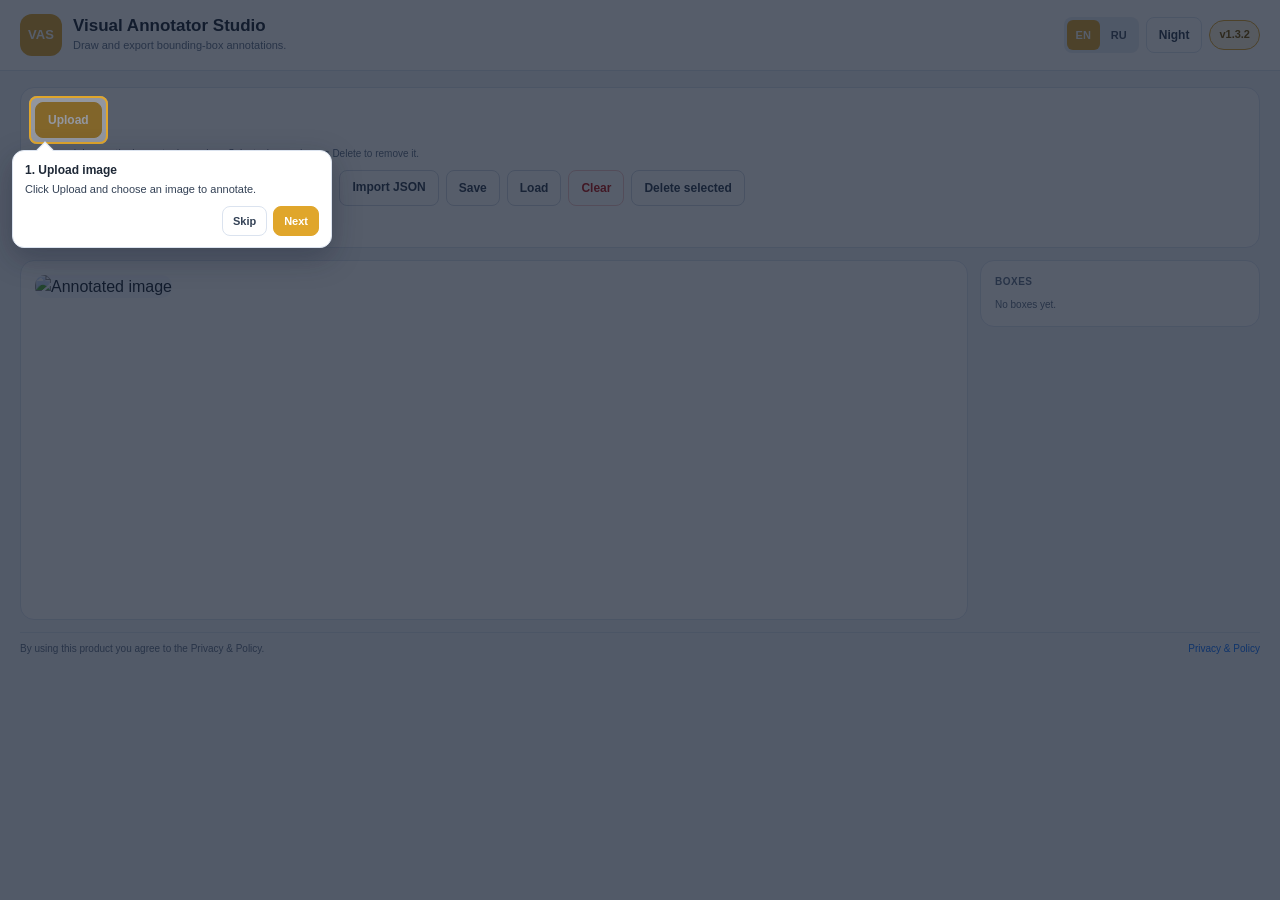
<file: index.html>
<!doctype html>
<html lang="en">
<head>
<meta charset="utf-8" />
<meta name="viewport" content="width=device-width, initial-scale=1" />
<title>Visual Annotator Studio (VAS)</title>
<meta name="description" content="VAS — Visual Annotator Studio: draw bounding-box annotations in the browser, export JSON/CSV, RU/EN, dark mode, versioned changelog and onboarding tutorial." />
<link rel="stylesheet" href="styles.css" />
</head>
<body>
<header class="topbar">
  <div class="brand">
    <div class="mark">VAS</div>
    <div class="brand-text">
      <h1 data-i18n="appName">Visual Annotator Studio</h1>
      <p data-i18n="tagline">Draw and export bounding-box annotations.</p>
    </div>
  </div>

  <div class="top-actions">
    <div class="lang-pill">
      <button type="button" class="lang-choice active" data-lang="en">EN</button>
      <button type="button" class="lang-choice" data-lang="ru">RU</button>
    </div>
    <button type="button" class="btn ghost" id="theme-btn">Night</button>
    <a id="version-badge" class="version-badge" href="changelog.html" title="Open changelog">v1.0.0</a>
  </div>
</header>

<main class="shell">
  <section class="panel controls">
    <div class="control-row">
      <button type="button" class="btn primary" id="upload-btn" data-i18n="upload">Upload</button>
      <input type="file" id="file-input" accept="image/*" hidden />
    </div>
    <p class="hint" data-i18n="drawHint">Click and drag on the image to draw a box. Select a box and press Delete to remove it.</p>

    <div class="control-row wrap">
      <button type="button" class="btn" id="export-json" data-i18n="exportJson">Export JSON</button>
      <button type="button" class="btn" id="export-csv" data-i18n="exportCsv">Export CSV</button>
      <button type="button" class="btn" id="print-btn" data-i18n="exportPdf">Export PDF</button>
      <label class="btn" id="import-json" data-i18n="importJson">Import JSON<input type="file" id="import-input" accept=".json,application/json" hidden />
      </label>
      <button type="button" class="btn" id="save-btn" data-i18n="save">Save</button>
      <button type="button" class="btn" id="load-btn" data-i18n="load">Load</button>
      <button type="button" class="btn danger" id="clear-btn" data-i18n="clear">Clear</button>
      <button type="button" class="btn" id="delete-btn" data-i18n="deleteSel">Delete selected</button>
    </div>
    <div class="status" id="status" data-i18n="noImage">Upload an image to start.</div>
  </section>

  <div class="workspace">
    <section class="panel canvas-panel">
      <div id="canvas-wrap" class="canvas-wrap">
        <img id="image" alt="Annotated image" />
        <svg id="overlay" class="overlay" xmlns="http://www.w3.org/2000/svg">
          <rect id="temp-rect" class="temp-rect" x="0" y="0" width="0" height="0" />
        </svg>
      </div>
    </section>

    <aside class="panel sidebar">
      <h2 data-i18n="boxes">Boxes</h2>
      <div id="box-list" class="box-list">
        <p class="hint" data-i18n="noBoxes">No boxes yet.</p>
      </div>
    </aside>
  </div>

  <footer class="footer">
    <span data-i18n="agree">By using this product you agree to the Privacy &amp; Policy.</span>
    <a id="privacy-link" href="privacy.html" data-i18n="privacy">Privacy &amp; Policy</a>
  </footer>
</main>

<script type="module" src="app.js"></script>
</body>
</html>
</file>
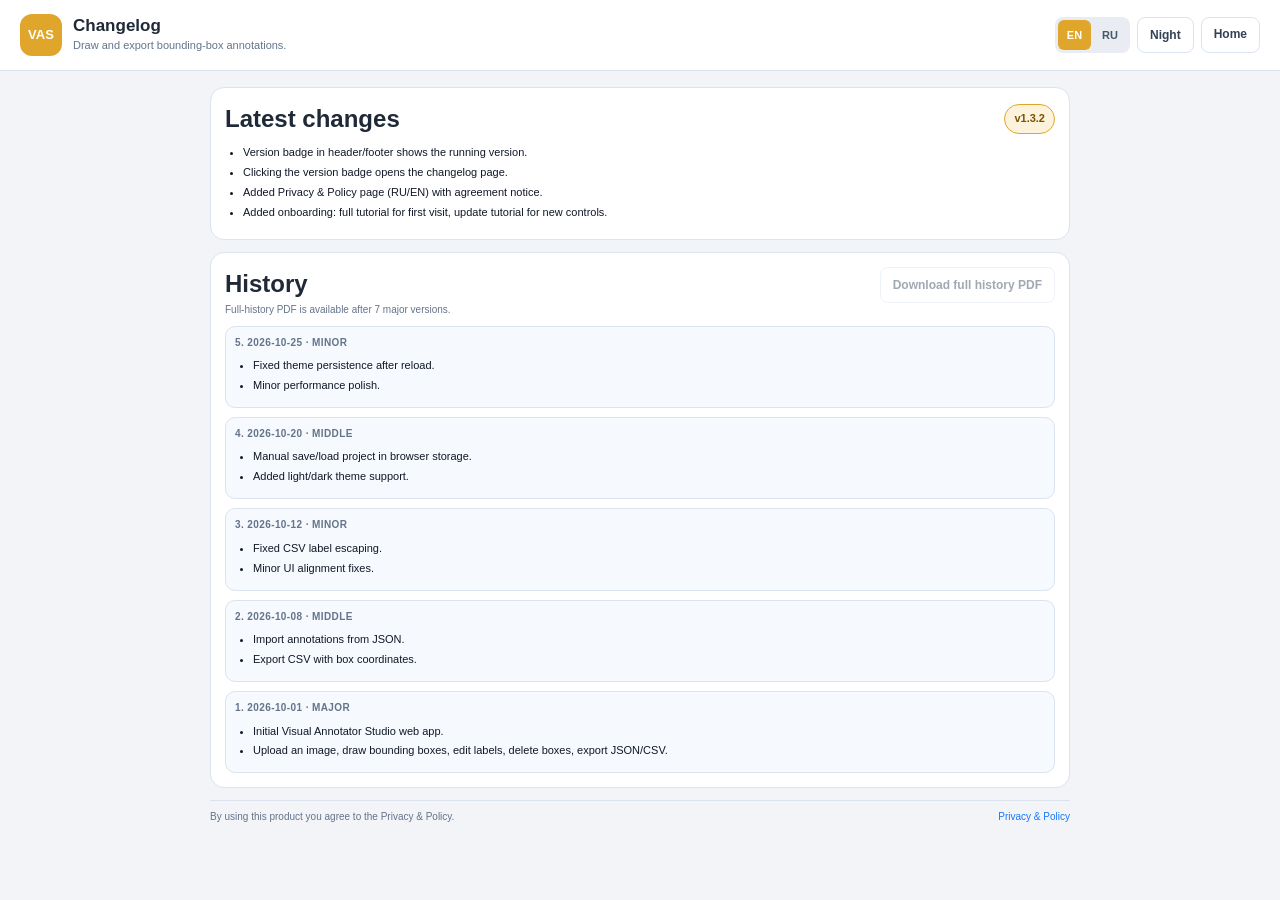
<file: changelog.html>
<!doctype html>
<html lang="en">
<head>
<meta charset="utf-8" />
<meta name="viewport" content="width=device-width, initial-scale=1" />
<title>Changelog — VAS</title>
<meta name="description" content="VAS changelog: latest changes and version history (up to 7 major versions back). RU/EN.">
<link rel="stylesheet" href="styles.css" />
</head>
<body>
<header class="topbar">
  <div class="brand">
    <div class="mark">VAS</div>
    <div class="brand-text">
      <h1 data-i18n="changelog">Changelog</h1>
      <p data-i18n="tagline">Draw and export bounding-box annotations.</p>
    </div>
  </div>
  <div class="top-actions">
    <div class="lang-pill">
      <button type="button" class="lang-choice active" data-lang="en">EN</button>
      <button type="button" class="lang-choice" data-lang="ru">RU</button>
    </div>
    <button type="button" class="btn ghost" id="theme-btn">Night</button>
    <a class="btn ghost" href="index.html" data-i18n="home">Home</a>
  </div>
</header>

<main class="shell narrow">
  <section class="panel">
    <div class="page-head">
      <h2 data-i18n="latestChanges">Latest changes</h2>
      <span class="version-badge" id="changelog-version">v0.0.0</span>
    </div>
    <ul class="changes" id="latest-changes"></ul>
  </section>

  <section class="panel">
    <div class="page-head">
      <h2 data-i18n="history">History</h2>
      <button type="button" class="btn ghost" id="pdf-btn" aria-disabled="true" data-i18n="downloadPdf">Download full history PDF</button>
    </div>
    <p class="hint" data-i18n="pdfDisabled">Full-history PDF is available after 7 major versions.</p>
    <div id="history-list" class="history-list"></div>
  </section>

  <footer class="footer">
    <span data-i18n="agree">By using this product you agree to the Privacy &amp; Policy.</span>
    <a id="privacy-link" href="privacy.html" data-i18n="privacy">Privacy &amp; Policy</a>
  </footer>
</main>

<script type="module" src="page.js"></script>
</body>
</html>
</file>
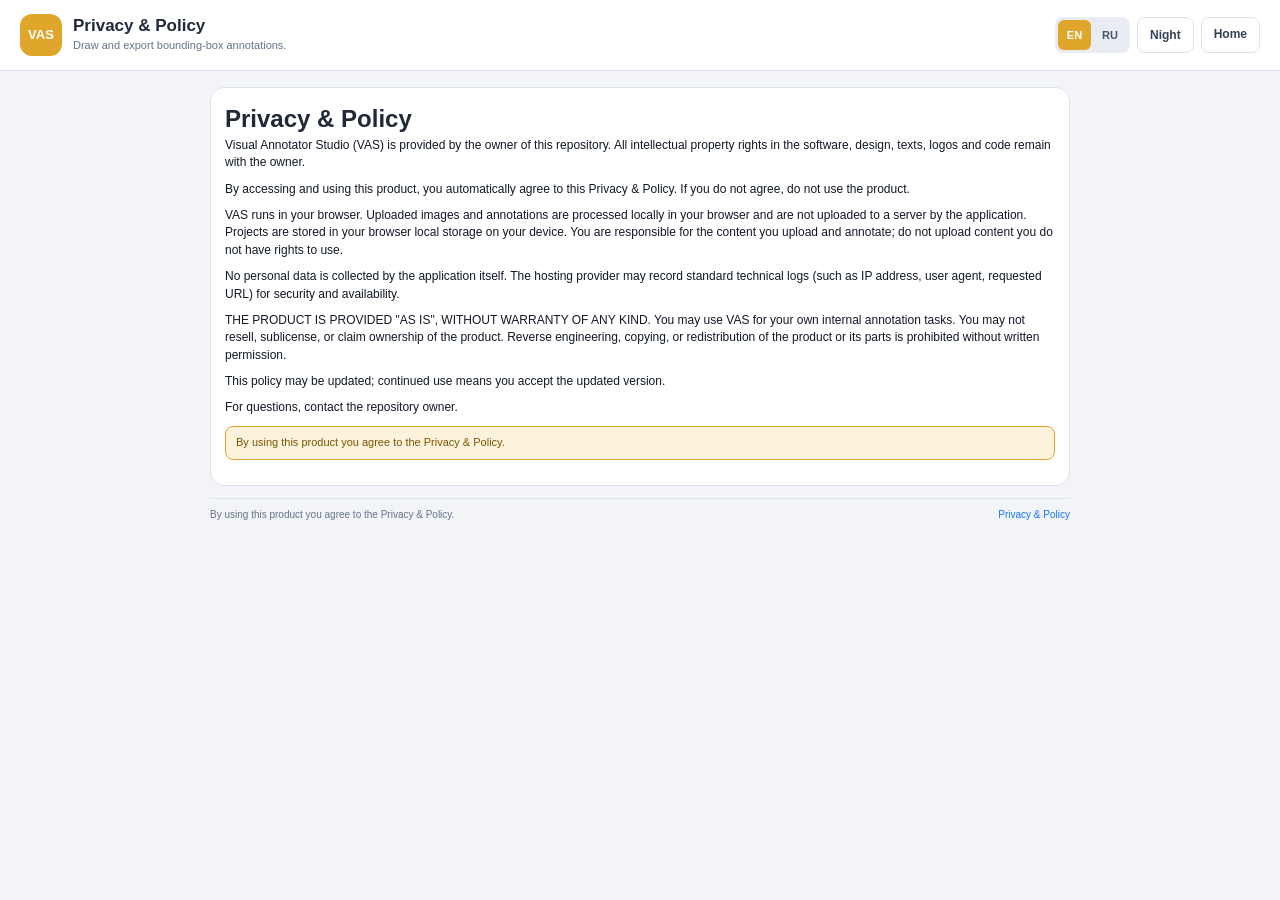
<file: privacy.html>
<!doctype html>
<html lang="en">
<head>
<meta charset="utf-8" />
<meta name="viewport" content="width=device-width, initial-scale=1" />
<title>Privacy &amp; Policy — VAS</title>
<meta name="description" content="VAS Privacy &amp; Policy: ownership, local processing, no warranty, usage terms. RU/EN.">
<link rel="stylesheet" href="styles.css" />
</head>
<body>
<header class="topbar">
  <div class="brand">
    <div class="mark">VAS</div>
    <div class="brand-text">
      <h1 data-i18n="privacy">Privacy &amp; Policy</h1>
      <p data-i18n="tagline">Draw and export bounding-box annotations.</p>
    </div>
  </div>
  <div class="top-actions">
    <div class="lang-pill">
      <button type="button" class="lang-choice active" data-lang="en">EN</button>
      <button type="button" class="lang-choice" data-lang="ru">RU</button>
    </div>
    <button type="button" class="btn ghost" id="theme-btn">Night</button>
    <a class="btn ghost" href="index.html" data-i18n="home">Home</a>
  </div>
</header>

<main class="shell narrow">
  <section class="panel">
    <h2 data-i18n="privacy">Privacy &amp; Policy</h2>
    <div id="privacy-content" class="doc"></div>
    <p class="notice" data-i18n="agree">By using this product you agree to the Privacy &amp; Policy.</p>
  </section>

  <footer class="footer">
    <span data-i18n="agree">By using this product you agree to the Privacy &amp; Policy.</span>
    <a id="privacy-link" href="privacy.html" data-i18n="privacy">Privacy &amp; Policy</a>
  </footer>
</main>

<script type="module" src="page.js"></script>
</body>
</html>
</file>
<file: styles.css>
:root{
  --bg:#f2f4f8; --ink:#1f2937; --muted:#64748b; --line:#dbe3ef; --soft:#f6f9fd; --card:#fff;
  --accent:#e0a62b; --accent-dark:#c58d1d; --accent-tint:#fdf3dd;
  --blue:#1677ff; --danger:#b91c1c; --green:#15803d;
}
*{box-sizing:border-box}
html,body{margin:0;min-height:100%;background:var(--bg);color:var(--ink)}
body{font-family:-apple-system,BlinkMacSystemFont,"Segoe UI",Roboto,Arial,sans-serif;-webkit-font-smoothing:antialiased;line-height:1.45}
a{color:var(--blue);text-decoration:none}
h1,h2,h3{margin:0}
.topbar{display:flex;justify-content:space-between;gap:14px;align-items:center;padding:14px 20px;background:var(--card);border-bottom:1px solid var(--line);position:sticky;top:0;z-index:20;flex-wrap:wrap}
.brand{display:flex;gap:11px;align-items:center;min-width:0}
.mark{width:42px;height:42px;border-radius:12px;background:var(--accent);color:#fff;display:flex;align-items:center;justify-content:center;font-weight:900;font-size:13px;flex:0 0 auto}
.brand-text h1{font-size:17px;line-height:1.15}
.brand-text p{margin:2px 0 0;color:var(--muted);font-size:11px}
.top-actions{display:flex;gap:7px;align-items:center;flex-wrap:wrap;justify-content:flex-end}
.lang-pill{display:inline-flex;background:#e9edf3;border-radius:8px;padding:3px;gap:2px}
.lang-choice{border:0;background:transparent;border-radius:6px;min-height:30px;padding:0 9px;font-size:11px;font-weight:800;color:#475569;cursor:pointer}
.lang-choice.active{background:var(--accent);color:#fff}
.btn{min-height:36px;border-radius:8px;border:1px solid #cfd7e3;background:var(--card);color:#334155;padding:0 12px;font-size:12px;font-weight:650;cursor:pointer;display:inline-flex;align-items:center;justify-content:center;gap:6px;white-space:nowrap}
.btn:hover{background:var(--soft)}
.btn.primary{background:var(--accent);border-color:var(--accent);color:#fff}
.btn.primary:hover{background:var(--accent-dark);border-color:var(--accent-dark)}
.btn.ghost{background:transparent;border-color:var(--line)}
.btn.danger{color:var(--danger);border-color:#f3c7c7}
.btn.small{min-height:30px;padding:0 10px;font-size:11px}
.hint{font-size:10px;color:var(--muted);line-height:1.4;margin:0}
.shell{max-width:1500px;margin:0 auto;padding:16px 20px 34px;display:flex;flex-direction:column;gap:12px}
.shell.narrow{max-width:900px}
.panel{background:var(--card);border:1px solid var(--line);border-radius:14px;padding:14px}
.controls{display:flex;flex-direction:column;gap:9px}
.control-row{display:flex;gap:7px;align-items:center;flex-wrap:wrap}
.status{margin-top:2px;font-size:11px;color:var(--muted);min-height:16px}
.workspace{display:grid;grid-template-columns:minmax(0,1fr) 280px;gap:12px;align-items:start}
.canvas-panel{overflow:auto;min-height:360px}
.canvas-wrap{position:relative;display:inline-block;max-width:100%}
#image{display:block;max-width:100%;height:auto;border-radius:10px;background:var(--soft)}
.overlay{position:absolute;inset:0;width:100%;height:100%;pointer-events:auto}
.temp-rect{display:none;fill:rgba(224,166,43,.18);stroke:var(--accent);stroke-width:2}
.sidebar h2{font-size:10px;text-transform:uppercase;letter-spacing:.05em;color:var(--muted);margin-bottom:8px}
.box-list{display:flex;flex-direction:column;gap:6px}
.box-item{display:flex;gap:5px;align-items:center;padding:6px;border:1px solid var(--line);border-radius:8px;background:var(--soft)}
.box-item.selected{border-color:var(--accent);background:var(--accent-tint)}
.label-input{flex:1;min-width:0;border:1px solid var(--line);border-radius:6px;padding:6px 7px;font-size:12px;background:var(--card);color:var(--ink)}
.icon-btn{width:26px;height:26px;border-radius:6px;border:1px solid transparent;background:transparent;color:var(--muted);cursor:pointer;font-size:14px;line-height:1}
.icon-btn:hover{background:var(--card);border-color:var(--line)}
.footer{display:flex;justify-content:space-between;gap:10px;align-items:center;font-size:10px;color:var(--muted);border-top:1px solid var(--line);padding-top:9px}
.doc p{margin:0 0 9px;font-size:12px;color:#111827}
.notice{margin-top:8px;padding:8px 10px;border-radius:8px;background:var(--accent-tint);border:1px solid var(--accent);color:#7a5300;font-size:11px}
.page-head{display:flex;justify-content:space-between;gap:10px;align-items:center;flex-wrap:wrap}
.changes{margin:8px 0 0;padding-left:18px}
.changes li{font-size:11px;color:#111827;margin-bottom:4px}
.history-list{margin-top:9px;display:flex;flex-direction:column;gap:9px}
.release{border:1px solid var(--line);border-radius:10px;padding:9px;background:var(--soft)}
.release-head{font-size:10px;text-transform:uppercase;letter-spacing:.04em;color:var(--muted);font-weight:800}
.version-badge{display:inline-flex;align-items:center;justify-content:center;min-height:30px;padding:0 9px;border-radius:999px;background:var(--accent-tint);border:1px solid var(--accent);color:#7a5300;font-size:11px;font-weight:800;cursor:pointer}
#pdf-btn[aria-disabled="true"]{opacity:.45;cursor:not-allowed}
.coach-overlay{position:fixed;inset:0;z-index:200;background:rgba(15,23,42,.45)}
.coach-highlight{position:fixed;border:2px solid var(--accent);border-radius:8px;box-shadow:0 0 0 9999px rgba(15,23,42,.45);pointer-events:none}
.coach-pop{position:fixed;width:320px;background:var(--card);border:1px solid var(--line);border-radius:12px;padding:11px 12px;box-shadow:0 10px 30px rgba(15,23,42,.3);color:var(--ink)}
.coach-pop strong{display:block;font-size:12px;margin-bottom:3px}
.coach-pop p{margin:0 0 8px;font-size:11px;color:#334155}
.coach-actions{display:flex;justify-content:flex-end;gap:6px}
.coach-arrow{position:absolute;width:12px;height:12px;background:var(--card);border-left:1px solid var(--line);border-top:1px solid var(--line);transform:rotate(45deg)}
.pop-below .coach-arrow{top:-7px;left:26px}
.pop-above .coach-arrow{bottom:-7px;left:26px;transform:rotate(225deg)}
@media(max-width:900px){
  .workspace{grid-template-columns:1fr}
}
.box-label{font-weight:700}
@media print{
  @page{size:A4;margin:12mm}
  html,body{background:#fff!important;color:#111827!important}
  body{font-size:11pt}
  .topbar,.controls,.footer,.coach-overlay,.coach-pop,.coach-highlight,#theme-btn,.lang-pill{display:none!important}
  .shell{padding:0;max-width:none}
  .panel{border:1px solid #cbd5e1;box-shadow:none;background:#fff!important;break-inside:avoid}
  .doc p,.changes li,.release-head strong,.status,.hint,.box-item,.label-input,.version-badge,.brand-text h1,.brand-text p,.footnote{color:#111827!important}
  .label-input{border:0!important;background:transparent!important}
  .canvas-panel,.workspace,.canvas-wrap{overflow:visible!important;max-width:100%!important}
  #image{max-width:100%!important;height:auto!important}
  .overlay,.box,.box-label{display:block}
  .box-label{font-size:9pt}
}
</file>
